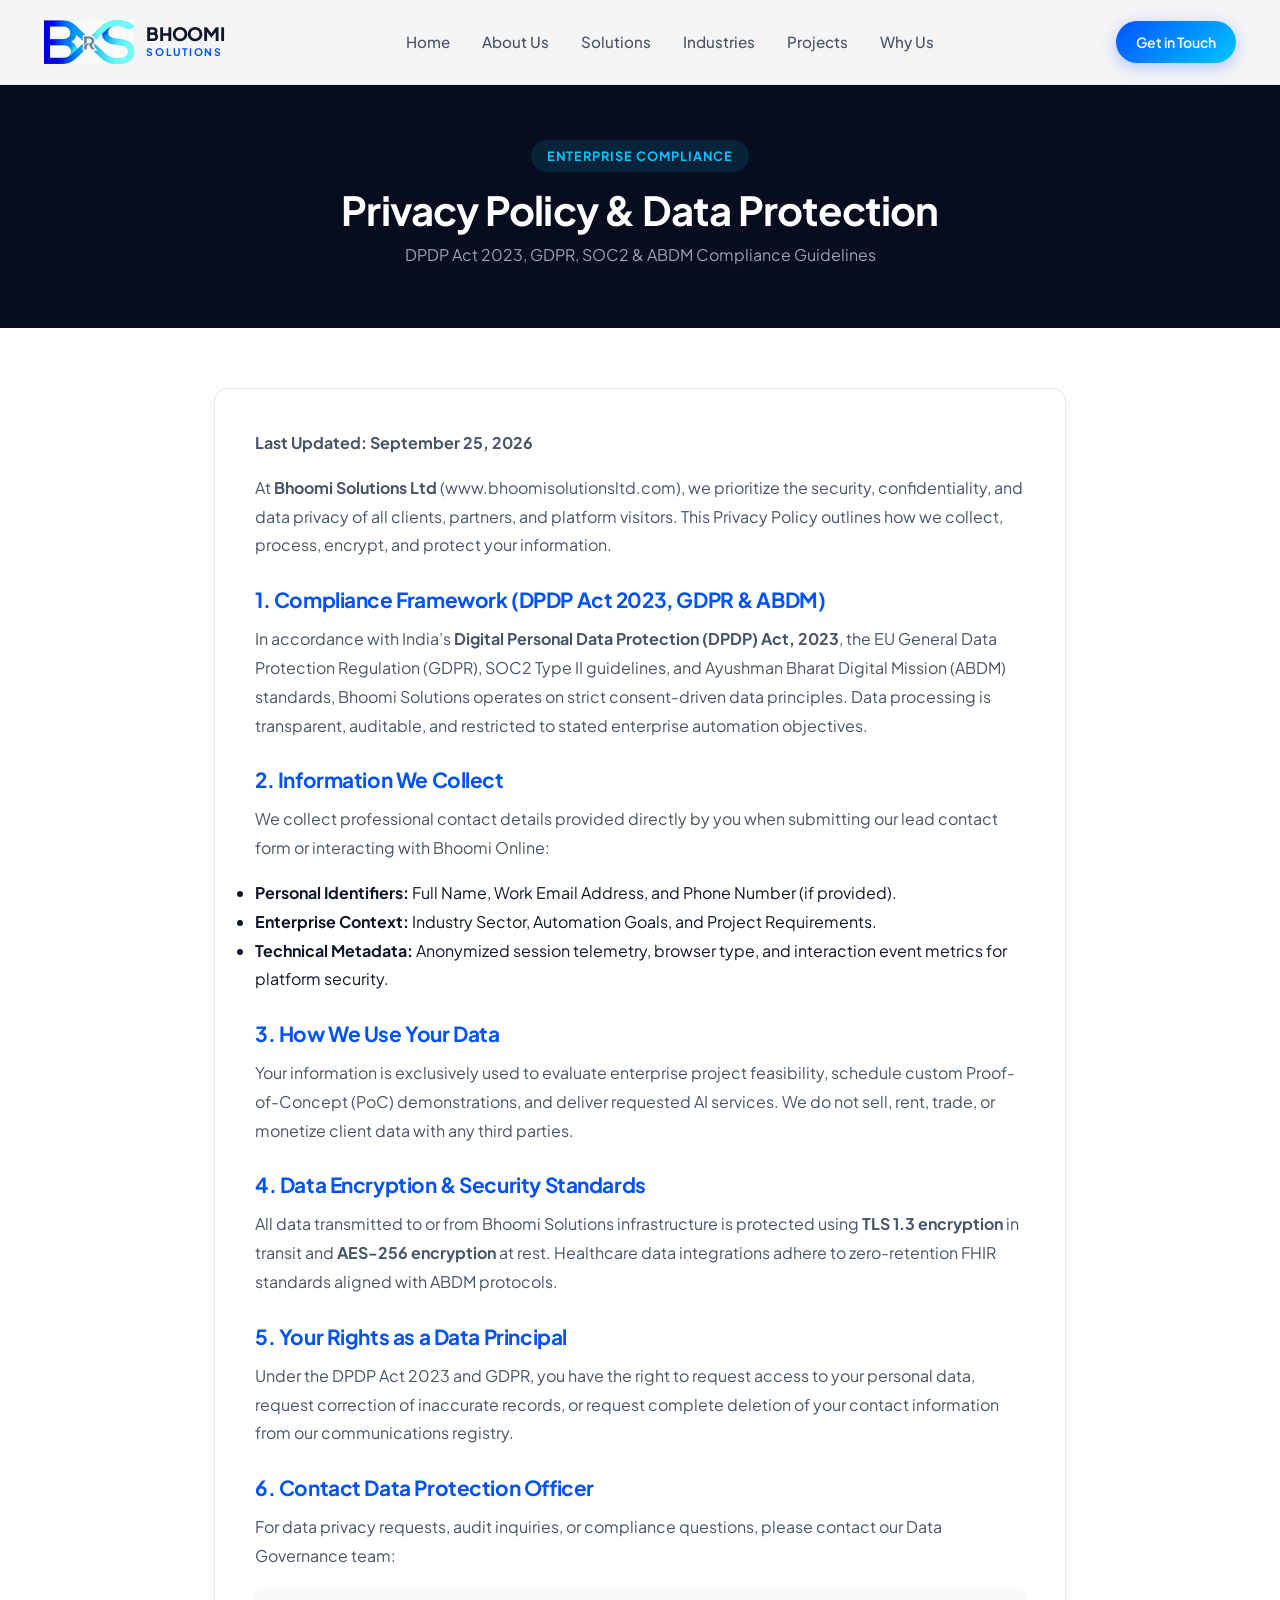
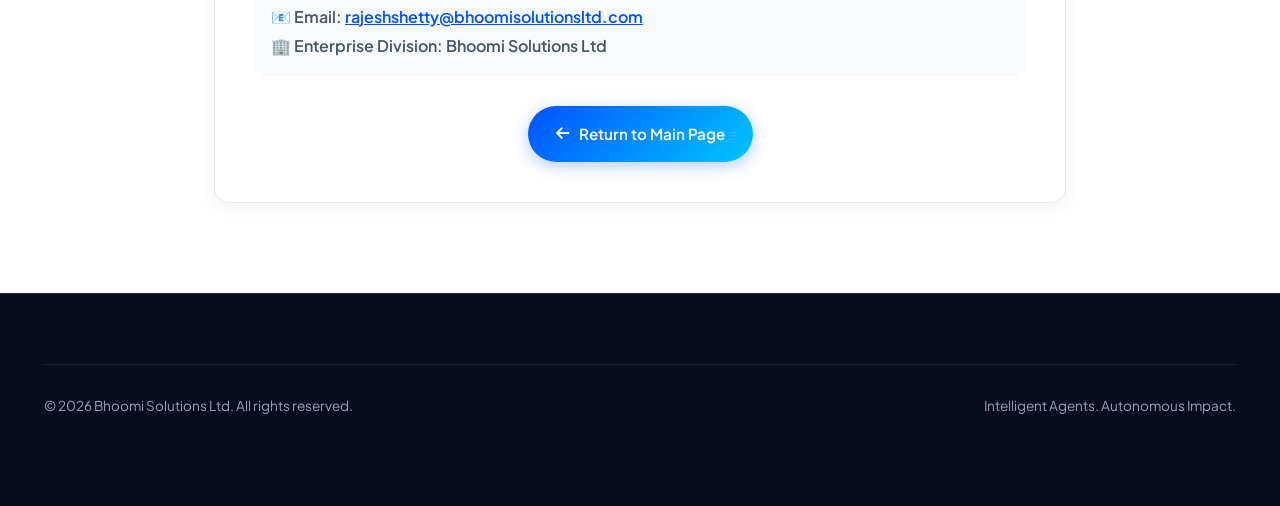
<file: privacy.html>
<!DOCTYPE html>
<html lang="en">
<head>
  <meta charset="UTF-8">
  <meta name="viewport" content="width=device-width, initial-scale=1.0">
  <title>Privacy Policy | Bhoomi Solutions Ltd</title>
  <meta name="description" content="Privacy Policy and Data Protection guidelines for Bhoomi Solutions Ltd. Aligned with DPDP Act 2023, GDPR, and ABDM compliance standards.">
  <link rel="canonical" href="https://www.bhoomisolutionsltd.com/privacy.html">

  <!-- Open Graph -->
  <meta property="og:type" content="website">
  <meta property="og:url" content="https://www.bhoomisolutionsltd.com/privacy.html">
  <meta property="og:site_name" content="Bhoomi Solutions Ltd">
  <meta property="og:title" content="Privacy Policy | Bhoomi Solutions Ltd">
  <meta property="og:description" content="Privacy Policy and Data Protection guidelines for Bhoomi Solutions Ltd. Aligned with DPDP Act 2023, GDPR, and ABDM compliance standards.">
  <meta property="og:image" content="https://www.bhoomisolutionsltd.com/assets/images/bhoomi_logo.png">

  <!-- Font Awesome & Favicon -->
  <link rel="stylesheet" href="https://cdnjs.cloudflare.com/ajax/libs/font-awesome/6.5.1/css/all.min.css" crossorigin="anonymous" referrerpolicy="no-referrer">
  <link rel="icon" type="image/png" href="assets/images/bhoomi_logo.png">
  <link rel="apple-touch-icon" href="assets/images/bhoomi_logo.png">

  <link rel="stylesheet" href="styles.css">
  <style>
    .legal-header {
      padding: 140px 0 60px 0;
      background: var(--bg-dark);
      color: #FFFFFF;
      text-align: center;
    }
    .legal-content-wrap {
      padding: 60px 0 90px 0;
      background: var(--bg-body);
      color: var(--text-main);
      line-height: 1.8;
      font-size: 1rem;
    }
    .legal-card {
      background: #FFFFFF;
      padding: 40px;
      border-radius: var(--radius-md);
      box-shadow: 0 4px 20px rgba(0, 0, 0, 0.05);
      border: 1px solid var(--border-light);
    }
    .legal-card h2 {
      font-size: 1.3rem;
      margin: 28px 0 12px 0;
      color: var(--primary);
    }
    .legal-card p {
      color: var(--text-muted);
      margin-bottom: 16px;
    }
  </style>
</head>
<body>

  <!-- HEADER / NAVBAR -->
  <header class="header" id="header">
    <div class="container nav-container">
      <a href="index.html#home" class="logo">
        <div class="logo-icon">
          <img src="assets/images/bhoomi_logo.png" alt="Bhoomi Solutions Logo" class="brand-logo-img">
        </div>
        <div class="logo-text">
          <span class="logo-title">BHOOMI</span>
          <span class="logo-sub">SOLUTIONS</span>
        </div>
      </a>

      <ul class="nav-links" id="nav-links">
        <li><a href="index.html#home" class="nav-link">Home</a></li>
        <li><a href="index.html#about" class="nav-link">About Us</a></li>
        <li><a href="index.html#solutions" class="nav-link">Solutions</a></li>
        <li><a href="index.html#industries" class="nav-link">Industries</a></li>
        <li><a href="index.html#projects" class="nav-link">Projects</a></li>
        <li><a href="index.html#why-us" class="nav-link">Why Us</a></li>
      </ul>

      <div class="nav-actions">
        <a href="index.html#contact" class="btn btn-primary btn-sm">Get in Touch</a>
      </div>
    </div>
  </header>

  <!-- BREADCRUMB HEADER -->
  <section class="legal-header">
    <div class="container">
      <span class="pill-badge dark">ENTERPRISE COMPLIANCE</span>
      <h1 style="font-size: 2.5rem; margin-top: 14px;">Privacy Policy & Data Protection</h1>
      <p style="color: var(--text-light-muted); margin-top: 8px;">DPDP Act 2023, GDPR, SOC2 & ABDM Compliance Guidelines</p>
    </div>
  </section>

  <!-- MAIN PRIVACY CONTENT -->
  <section class="legal-content-wrap">
    <div class="container" style="max-width: 900px;">
      <div class="legal-card">
        <p><strong>Last Updated: September 25, 2026</strong></p>
        <p>At <strong>Bhoomi Solutions Ltd</strong> (www.bhoomisolutionsltd.com), we prioritize the security, confidentiality, and data privacy of all clients, partners, and platform visitors. This Privacy Policy outlines how we collect, process, encrypt, and protect your information.</p>

        <h2>1. Compliance Framework (DPDP Act 2023, GDPR & ABDM)</h2>
        <p>In accordance with India’s <strong>Digital Personal Data Protection (DPDP) Act, 2023</strong>, the EU General Data Protection Regulation (GDPR), SOC2 Type II guidelines, and Ayushman Bharat Digital Mission (ABDM) standards, Bhoomi Solutions operates on strict consent-driven data principles. Data processing is transparent, auditable, and restricted to stated enterprise automation objectives.</p>

        <h2>2. Information We Collect</h2>
        <p>We collect professional contact details provided directly by you when submitting our lead contact form or interacting with Bhoomi Online:</p>
        <ul>
          <li><strong>Personal Identifiers:</strong> Full Name, Work Email Address, and Phone Number (if provided).</li>
          <li><strong>Enterprise Context:</strong> Industry Sector, Automation Goals, and Project Requirements.</li>
          <li><strong>Technical Metadata:</strong> Anonymized session telemetry, browser type, and interaction event metrics for platform security.</li>
        </ul>

        <h2>3. How We Use Your Data</h2>
        <p>Your information is exclusively used to evaluate enterprise project feasibility, schedule custom Proof-of-Concept (PoC) demonstrations, and deliver requested AI services. We do not sell, rent, trade, or monetize client data with any third parties.</p>

        <h2>4. Data Encryption & Security Standards</h2>
        <p>All data transmitted to or from Bhoomi Solutions infrastructure is protected using <strong>TLS 1.3 encryption</strong> in transit and <strong>AES-256 encryption</strong> at rest. Healthcare data integrations adhere to zero-retention FHIR standards aligned with ABDM protocols.</p>

        <h2>5. Your Rights as a Data Principal</h2>
        <p>Under the DPDP Act 2023 and GDPR, you have the right to request access to your personal data, request correction of inaccurate records, or request complete deletion of your contact information from our communications registry.</p>

        <h2>6. Contact Data Protection Officer</h2>
        <p>For data privacy requests, audit inquiries, or compliance questions, please contact our Data Governance team:</p>
        <p style="background: var(--bg-alt); padding: 16px; border-radius: 8px; font-weight: 600;">
          📧 Email: <a href="mailto:rajeshshetty@bhoomisolutionsltd.com" style="color: var(--primary);">rajeshshetty@bhoomisolutionsltd.com</a><br>
          🏢 Enterprise Division: Bhoomi Solutions Ltd
        </p>

        <div style="margin-top: 30px; text-align: center;">
          <a href="index.html" class="btn btn-primary"><i class="fa-solid fa-arrow-left"></i> Return to Main Page</a>
        </div>
      </div>
    </div>
  </section>

  <!-- FOOTER -->
  <footer class="footer">
    <div class="container">
      <div class="footer-bottom">
        <p>&copy; 2026 Bhoomi Solutions Ltd. All rights reserved.</p>
        <p>Intelligent Agents. Autonomous Impact.</p>
      </div>
    </div>
  </footer>

</body>
</html>
</file>
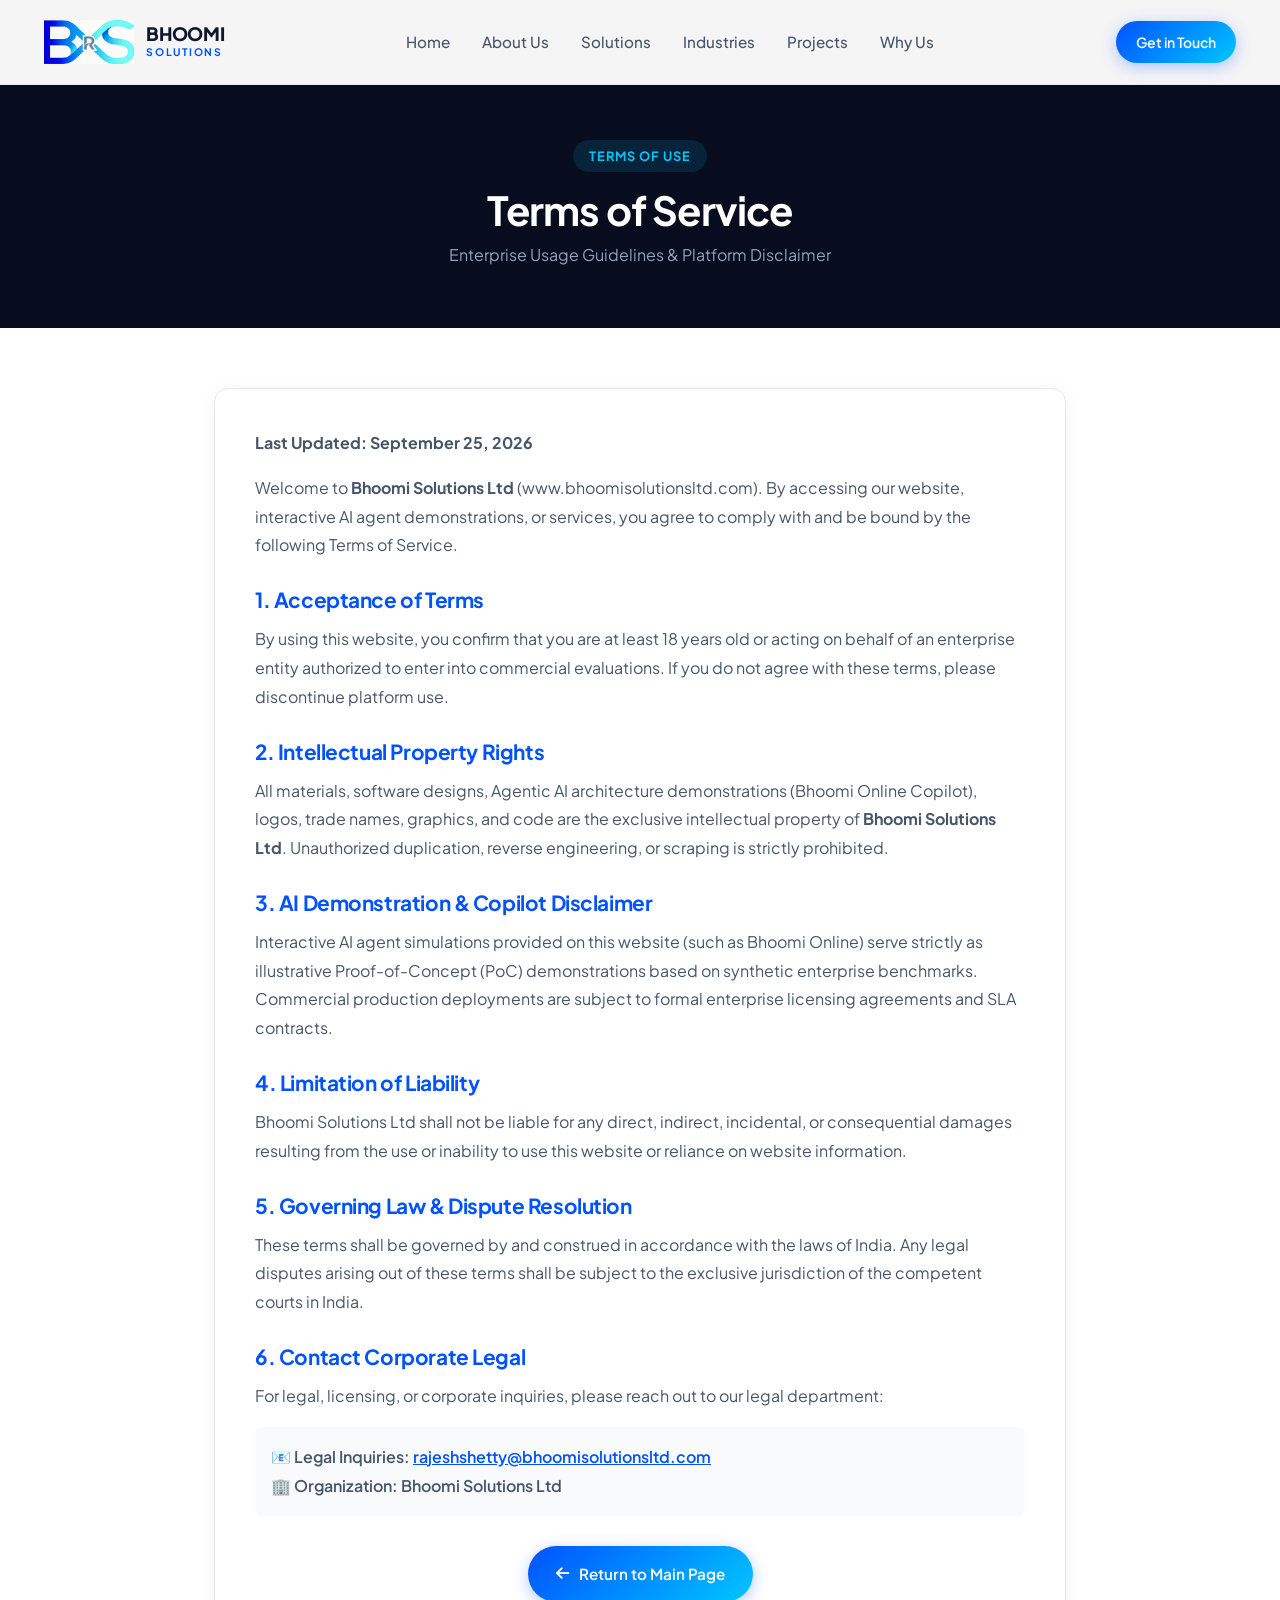
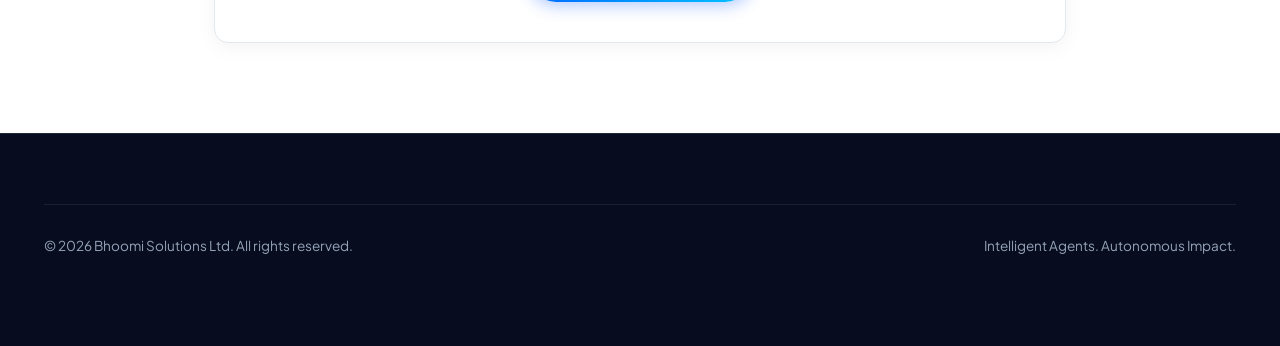
<file: terms.html>
<!DOCTYPE html>
<html lang="en">
<head>
  <meta charset="UTF-8">
  <meta name="viewport" content="width=device-width, initial-scale=1.0">
  <title>Terms of Service | Bhoomi Solutions Ltd</title>
  <meta name="description" content="Terms of Service and Enterprise Usage Guidelines for Bhoomi Solutions Ltd.">
  <link rel="canonical" href="https://www.bhoomisolutionsltd.com/terms.html">

  <!-- Open Graph -->
  <meta property="og:type" content="website">
  <meta property="og:url" content="https://www.bhoomisolutionsltd.com/terms.html">
  <meta property="og:site_name" content="Bhoomi Solutions Ltd">
  <meta property="og:title" content="Terms of Service | Bhoomi Solutions Ltd">
  <meta property="og:description" content="Terms of Service and Enterprise Usage Guidelines for Bhoomi Solutions Ltd.">
  <meta property="og:image" content="https://www.bhoomisolutionsltd.com/assets/images/bhoomi_logo.png">

  <!-- Font Awesome & Favicon -->
  <link rel="stylesheet" href="https://cdnjs.cloudflare.com/ajax/libs/font-awesome/6.5.1/css/all.min.css" crossorigin="anonymous" referrerpolicy="no-referrer">
  <link rel="icon" type="image/png" href="assets/images/bhoomi_logo.png">
  <link rel="apple-touch-icon" href="assets/images/bhoomi_logo.png">

  <link rel="stylesheet" href="styles.css">
  <style>
    .legal-header {
      padding: 140px 0 60px 0;
      background: var(--bg-dark);
      color: #FFFFFF;
      text-align: center;
    }
    .legal-content-wrap {
      padding: 60px 0 90px 0;
      background: var(--bg-body);
      color: var(--text-main);
      line-height: 1.8;
      font-size: 1rem;
    }
    .legal-card {
      background: #FFFFFF;
      padding: 40px;
      border-radius: var(--radius-md);
      box-shadow: 0 4px 20px rgba(0, 0, 0, 0.05);
      border: 1px solid var(--border-light);
    }
    .legal-card h2 {
      font-size: 1.3rem;
      margin: 28px 0 12px 0;
      color: var(--primary);
    }
    .legal-card p {
      color: var(--text-muted);
      margin-bottom: 16px;
    }
  </style>
</head>
<body>

  <!-- HEADER / NAVBAR -->
  <header class="header" id="header">
    <div class="container nav-container">
      <a href="index.html#home" class="logo">
        <div class="logo-icon">
          <img src="assets/images/bhoomi_logo.png" alt="Bhoomi Solutions Logo" class="brand-logo-img">
        </div>
        <div class="logo-text">
          <span class="logo-title">BHOOMI</span>
          <span class="logo-sub">SOLUTIONS</span>
        </div>
      </a>

      <ul class="nav-links" id="nav-links">
        <li><a href="index.html#home" class="nav-link">Home</a></li>
        <li><a href="index.html#about" class="nav-link">About Us</a></li>
        <li><a href="index.html#solutions" class="nav-link">Solutions</a></li>
        <li><a href="index.html#industries" class="nav-link">Industries</a></li>
        <li><a href="index.html#projects" class="nav-link">Projects</a></li>
        <li><a href="index.html#why-us" class="nav-link">Why Us</a></li>
      </ul>

      <div class="nav-actions">
        <a href="index.html#contact" class="btn btn-primary btn-sm">Get in Touch</a>
      </div>
    </div>
  </header>

  <!-- BREADCRUMB HEADER -->
  <section class="legal-header">
    <div class="container">
      <span class="pill-badge dark">TERMS OF USE</span>
      <h1 style="font-size: 2.5rem; margin-top: 14px;">Terms of Service</h1>
      <p style="color: var(--text-light-muted); margin-top: 8px;">Enterprise Usage Guidelines & Platform Disclaimer</p>
    </div>
  </section>

  <!-- MAIN TERMS CONTENT -->
  <section class="legal-content-wrap">
    <div class="container" style="max-width: 900px;">
      <div class="legal-card">
        <p><strong>Last Updated: September 25, 2026</strong></p>
        <p>Welcome to <strong>Bhoomi Solutions Ltd</strong> (www.bhoomisolutionsltd.com). By accessing our website, interactive AI agent demonstrations, or services, you agree to comply with and be bound by the following Terms of Service.</p>

        <h2>1. Acceptance of Terms</h2>
        <p>By using this website, you confirm that you are at least 18 years old or acting on behalf of an enterprise entity authorized to enter into commercial evaluations. If you do not agree with these terms, please discontinue platform use.</p>

        <h2>2. Intellectual Property Rights</h2>
        <p>All materials, software designs, Agentic AI architecture demonstrations (Bhoomi Online Copilot), logos, trade names, graphics, and code are the exclusive intellectual property of <strong>Bhoomi Solutions Ltd</strong>. Unauthorized duplication, reverse engineering, or scraping is strictly prohibited.</p>

        <h2>3. AI Demonstration & Copilot Disclaimer</h2>
        <p>Interactive AI agent simulations provided on this website (such as Bhoomi Online) serve strictly as illustrative Proof-of-Concept (PoC) demonstrations based on synthetic enterprise benchmarks. Commercial production deployments are subject to formal enterprise licensing agreements and SLA contracts.</p>

        <h2>4. Limitation of Liability</h2>
        <p>Bhoomi Solutions Ltd shall not be liable for any direct, indirect, incidental, or consequential damages resulting from the use or inability to use this website or reliance on website information.</p>

        <h2>5. Governing Law & Dispute Resolution</h2>
        <p>These terms shall be governed by and construed in accordance with the laws of India. Any legal disputes arising out of these terms shall be subject to the exclusive jurisdiction of the competent courts in India.</p>

        <h2>6. Contact Corporate Legal</h2>
        <p>For legal, licensing, or corporate inquiries, please reach out to our legal department:</p>
        <p style="background: var(--bg-alt); padding: 16px; border-radius: 8px; font-weight: 600;">
          📧 Legal Inquiries: <a href="mailto:rajeshshetty@bhoomisolutionsltd.com" style="color: var(--primary);">rajeshshetty@bhoomisolutionsltd.com</a><br>
          🏢 Organization: Bhoomi Solutions Ltd
        </p>

        <div style="margin-top: 30px; text-align: center;">
          <a href="index.html" class="btn btn-primary"><i class="fa-solid fa-arrow-left"></i> Return to Main Page</a>
        </div>
      </div>
    </div>
  </section>

  <!-- FOOTER -->
  <footer class="footer">
    <div class="container">
      <div class="footer-bottom">
        <p>&copy; 2026 Bhoomi Solutions Ltd. All rights reserved.</p>
        <p>Intelligent Agents. Autonomous Impact.</p>
      </div>
    </div>
  </footer>

</body>
</html>
</file>
<file: styles.css>
/* ==========================================================================
   BHOOMI SOLUTIONS - CSS DESIGN SYSTEM & STYLESHEET
   Brand Colors: Royal Electric Blue (#0052FF), Cyan (#00C6FF), Navy (#070D1E)
   ========================================================================== */

@import url('https://fonts.googleapis.com/css2?family=Plus+Jakarta+Sans:wght@400;500;600;700;800&family=Inter:wght@300;400;500;600;700&display=swap');

:root {
  /* Brand Palette */
  --primary: #0052FF;
  --primary-hover: #0040CC;
  --primary-light: #EBF2FF;
  --cyan-accent: #00C6FF;
  --gradient-primary: linear-gradient(135deg, #0052FF 0%, #00C6FF 100%);
  --gradient-hover: linear-gradient(135deg, #0040CC 0%, #00A6E0 100%);
  --gradient-dark: linear-gradient(180deg, #070D1E 0%, #0D1733 100%);
  
  /* Backgrounds */
  --bg-body: #FFFFFF;
  --bg-alt: #F8FAFC;
  --bg-dark: #070D1E;
  --bg-dark-card: #0F1A38;
  --bg-card-light: #FFFFFF;

  /* Typography Colors */
  --text-main: #0F172A;
  --text-muted: #475569;
  --text-light-muted: #94A3B8;
  --text-white: #FFFFFF;
  
  /* Borders & Shadows */
  --border-light: #E2E8F0;
  --border-dark: #1E293B;
  --shadow-sm: 0 2px 8px rgba(0, 82, 255, 0.06);
  --shadow-md: 0 8px 24px rgba(0, 82, 255, 0.1);
  --shadow-lg: 0 16px 40px rgba(0, 82, 255, 0.15);
  --shadow-dark: 0 20px 50px rgba(0, 0, 0, 0.5);

  /* Radius & Transitions */
  --radius-sm: 8px;
  --radius-md: 14px;
  --radius-lg: 24px;
  --radius-full: 9999px;
  --transition: all 0.3s cubic-bezier(0.4, 0, 0.2, 1);
}

/* Reset & Base Styles */
*, *::before, *::after {
  box-sizing: border-box;
  margin: 0;
  padding: 0;
}

html {
  scroll-behavior: smooth;
  font-family: 'Plus Jakarta Sans', 'Inter', sans-serif;
  color: var(--text-main);
  background-color: var(--bg-body);
  line-height: 1.6;
}

body {
  overflow-x: hidden;
  -webkit-font-smoothing: antialiased;
}

/* Container Utility */
.container {
  width: 100%;
  max-width: 1240px;
  margin: 0 auto;
  padding: 0 24px;
}

/* Typography Helpers */
h1, h2, h3, h4, h5, h6 {
  font-weight: 700;
  line-height: 1.2;
  letter-spacing: -0.02em;
}

.text-gradient {
  background: var(--gradient-primary);
  -webkit-background-clip: text;
  -webkit-text-fill-color: transparent;
}

.pill-badge {
  display: inline-flex;
  align-items: center;
  gap: 8px;
  padding: 6px 16px;
  border-radius: var(--radius-full);
  font-size: 0.8rem;
  font-weight: 700;
  letter-spacing: 0.08em;
  text-transform: uppercase;
  background: rgba(0, 82, 255, 0.08);
  color: var(--primary);
}

.pill-badge.dark {
  background: rgba(0, 198, 255, 0.12);
  color: var(--cyan-accent);
}

/* Buttons */
.btn {
  display: inline-flex;
  align-items: center;
  justify-content: center;
  gap: 10px;
  padding: 14px 28px;
  border-radius: var(--radius-full);
  font-family: inherit;
  font-size: 0.95rem;
  font-weight: 600;
  text-decoration: none;
  cursor: pointer;
  border: none;
  transition: var(--transition);
  white-space: nowrap;
}

.btn-primary {
  background: var(--gradient-primary);
  color: var(--text-white);
  box-shadow: 0 4px 16px rgba(0, 82, 255, 0.3);
}

.btn-primary:hover {
  background: var(--gradient-hover);
  transform: translateY(-2px);
  box-shadow: 0 8px 24px rgba(0, 82, 255, 0.45);
}

.btn-outline {
  background: transparent;
  color: var(--primary);
  border: 1.5px solid var(--primary);
}

.btn-outline:hover {
  background: var(--primary-light);
  transform: translateY(-2px);
}

.btn-outline-white {
  background: transparent;
  color: var(--text-white);
  border: 1.5px solid rgba(255, 255, 255, 0.3);
}

.btn-outline-white:hover {
  background: rgba(255, 255, 255, 0.1);
  border-color: var(--text-white);
  transform: translateY(-2px);
}

.btn-sm {
  padding: 10px 20px;
  font-size: 0.875rem;
}

/* Header & Navigation Bar */
.header {
  position: fixed;
  top: 0;
  left: 0;
  width: 100%;
  z-index: 1000;
  background: rgba(255, 255, 255, 0.96);
  backdrop-filter: blur(12px);
  border-bottom: 1px solid rgba(226, 232, 240, 0.6);
  transition: var(--transition);
}

.header.scrolled {
  box-shadow: 0 4px 20px rgba(0, 0, 0, 0.06);
  background: rgba(255, 255, 255, 0.98);
}

.nav-container {
  display: flex;
  align-items: center;
  justify-content: space-between;
  height: 84px;
}

.logo {
  display: flex;
  align-items: center;
  gap: 12px;
  text-decoration: none;
}

.logo-icon {
  display: flex;
  align-items: center;
  justify-content: center;
}

.brand-logo-img {
  height: 44px;
  width: auto;
  object-fit: contain;
  mix-blend-mode: multiply;
  transition: var(--transition);
}

.footer-logo-img {
  height: 42px;
  background: #ffffff;
  padding: 4px 8px;
  border-radius: 6px;
  mix-blend-mode: normal;
}

.logo-text {
  display: flex;
  flex-direction: column;
}

.logo-title {
  font-size: 1.15rem;
  font-weight: 800;
  color: var(--text-main);
  letter-spacing: -0.02em;
  line-height: 1.1;
}

.logo-sub {
  font-size: 0.65rem;
  font-weight: 700;
  color: var(--primary);
  letter-spacing: 0.15em;
  text-transform: uppercase;
}

.nav-links {
  display: flex;
  align-items: center;
  gap: 32px;
  list-style: none;
  margin: 0;
  padding: 0;
}

.nav-link {
  text-decoration: none;
  font-size: 0.95rem;
  font-weight: 500;
  color: var(--text-muted);
  position: relative;
  padding: 6px 0;
  transition: var(--transition);
}

.nav-link:hover, .nav-link.active {
  color: var(--primary);
  font-weight: 600;
}

.nav-link.active::after {
  content: '';
  position: absolute;
  bottom: -2px;
  left: 0;
  width: 100%;
  height: 2.5px;
  background: var(--primary);
  border-radius: var(--radius-full);
}

.nav-actions {
  display: flex;
  align-items: center;
  gap: 16px;
}

.mobile-toggle {
  display: none;
  background: none;
  border: none;
  font-size: 1.5rem;
  color: var(--text-main);
  cursor: pointer;
}

/* HERO SECTION */
.hero {
  padding: 150px 0 90px 0;
  background: radial-gradient(circle at 80% 20%, rgba(0, 198, 255, 0.08) 0%, transparent 40%),
              radial-gradient(circle at 10% 70%, rgba(0, 82, 255, 0.05) 0%, transparent 50%);
  position: relative;
  overflow: hidden;
}

.hero-grid {
  display: grid;
  grid-template-columns: 1fr 1fr;
  gap: 60px;
  align-items: center;
}

.hero-content {
  max-width: 580px;
}

.hero-title {
  font-size: 3.4rem;
  font-weight: 800;
  margin-bottom: 24px;
  color: var(--text-main);
  letter-spacing: -0.03em;
}

.hero-subtitle {
  font-size: 1.15rem;
  color: var(--text-muted);
  margin-bottom: 36px;
  line-height: 1.6;
}

.hero-cta {
  display: flex;
  align-items: center;
  gap: 16px;
}

.hero-visual-wrapper {
  position: relative;
  display: flex;
  align-items: center;
  justify-content: center;
}

.hero-mascot-img {
  width: 100%;
  max-width: 480px;
  border-radius: var(--radius-lg);
  box-shadow: var(--shadow-lg);
  animation: float 6s ease-in-out infinite;
}

/* Floating AI Nodes around Hero Mascot */
.ai-node {
  position: absolute;
  background: rgba(255, 255, 255, 0.95);
  backdrop-filter: blur(10px);
  padding: 10px 16px;
  border-radius: var(--radius-md);
  box-shadow: var(--shadow-md);
  border: 1px solid rgba(226, 232, 240, 0.8);
  display: flex;
  align-items: center;
  gap: 12px;
  transition: var(--transition);
  animation: pulse-glow 4s ease-in-out infinite;
}

.ai-node:hover {
  transform: scale(1.05);
  border-color: var(--primary);
}

.ai-node-icon {
  width: 36px;
  height: 36px;
  border-radius: 50%;
  background: var(--primary-light);
  color: var(--primary);
  display: flex;
  align-items: center;
  justify-content: center;
  font-size: 1.1rem;
}

.ai-node-text h5 {
  font-size: 0.85rem;
  font-weight: 700;
  color: var(--text-main);
}

.ai-node-text p {
  font-size: 0.72rem;
  color: var(--text-muted);
}

.node-understand { top: -4%; left: -2%; }
.node-reason { top: 6%; right: -6%; }
.node-act { bottom: 8%; left: -8%; }
.node-learn { bottom: 0%; right: -2%; }

@keyframes float {
  0%, 100% { transform: translateY(0); }
  50% { transform: translateY(-12px); }
}

@keyframes pulse-glow {
  0%, 100% { box-shadow: 0 8px 24px rgba(0, 82, 255, 0.1); }
  50% { box-shadow: 0 12px 32px rgba(0, 198, 255, 0.25); }
}

/* ABOUT SECTION (DARK NAVY THEME) */
.section-dark {
  background: var(--bg-dark);
  color: var(--text-white);
  padding: 110px 0;
  position: relative;
  overflow: hidden;
}

.about-grid {
  display: grid;
  grid-template-columns: 1fr 1fr;
  gap: 60px;
  align-items: center;
}

.about-title {
  font-size: 2.5rem;
  font-weight: 800;
  color: var(--text-white);
  margin-bottom: 12px;
}

.title-underline {
  width: 50px;
  height: 4px;
  background: var(--primary);
  border-radius: var(--radius-full);
  margin-bottom: 24px;
}

.about-description {
  font-size: 1.08rem;
  color: var(--text-light-muted);
  margin-bottom: 36px;
  line-height: 1.7;
}

.about-pillars {
  display: grid;
  grid-template-columns: repeat(3, 1fr);
  gap: 20px;
}

.pillar-card {
  background: var(--bg-dark-card);
  padding: 24px 18px;
  border-radius: var(--radius-md);
  border: 1px solid rgba(255, 255, 255, 0.08);
  transition: var(--transition);
}

.pillar-card:hover {
  transform: translateY(-4px);
  border-color: var(--primary);
  box-shadow: 0 8px 24px rgba(0, 82, 255, 0.25);
}

.pillar-icon {
  width: 44px;
  height: 44px;
  border-radius: 50%;
  background: rgba(0, 82, 255, 0.15);
  color: var(--cyan-accent);
  display: flex;
  align-items: center;
  justify-content: center;
  font-size: 1.25rem;
  margin-bottom: 16px;
}

.pillar-title {
  font-size: 1.05rem;
  font-weight: 700;
  color: var(--text-white);
  margin-bottom: 8px;
}

.pillar-text {
  font-size: 0.82rem;
  color: var(--text-light-muted);
  line-height: 1.5;
}

.about-visual-container {
  position: relative;
  border-radius: var(--radius-lg);
  overflow: hidden;
  border: 1px solid rgba(255, 255, 255, 0.1);
  box-shadow: var(--shadow-dark);
}

.about-chip-img {
  width: 100%;
  display: block;
  object-fit: cover;
  transition: var(--transition);
}

.about-chip-img:hover {
  transform: scale(1.03);
}

/* SOLUTIONS & INDUSTRIES SECTION */
.section-light {
  padding: 110px 0;
  background: var(--bg-alt);
}

.section-header {
  text-align: center;
  max-width: 680px;
  margin: 0 auto 50px auto;
}

.section-title {
  font-size: 2.4rem;
  font-weight: 800;
  margin: 12px 0;
  color: var(--text-main);
}

.section-subtitle {
  font-size: 1.05rem;
  color: var(--text-muted);
}

/* Industry Tabs Switcher */
.tabs-navigation {
  display: flex;
  align-items: center;
  justify-content: center;
  gap: 12px;
  flex-wrap: wrap;
  margin-bottom: 40px;
}

.tab-btn {
  display: flex;
  align-items: center;
  gap: 8px;
  padding: 12px 20px;
  border-radius: var(--radius-full);
  background: var(--bg-body);
  border: 1px solid var(--border-light);
  color: var(--text-muted);
  font-family: inherit;
  font-size: 0.9rem;
  font-weight: 600;
  cursor: pointer;
  transition: var(--transition);
}

.tab-btn i {
  font-size: 1rem;
  color: var(--text-muted);
  transition: var(--transition);
}

.tab-btn:hover {
  color: var(--primary);
  border-color: var(--primary-light);
}

.tab-btn.active {
  background: var(--bg-body);
  color: var(--primary);
  border-color: var(--primary);
  box-shadow: var(--shadow-md);
  position: relative;
}

.tab-btn.active::after {
  content: '';
  position: absolute;
  bottom: -6px;
  left: 50%;
  transform: translateX(-50%);
  width: 32px;
  height: 3px;
  background: var(--primary);
  border-radius: var(--radius-full);
}

.tab-btn.active i {
  color: var(--primary);
}

/* Featured Project Card */
.featured-card {
  background: var(--bg-body);
  border-radius: var(--radius-lg);
  box-shadow: var(--shadow-md);
  border: 1px solid var(--border-light);
  padding: 40px;
  display: grid;
  grid-template-columns: 1fr 1fr;
  gap: 40px;
  align-items: center;
  transition: var(--transition);
}

.featured-visual {
  position: relative;
  border-radius: var(--radius-md);
  overflow: hidden;
}

.featured-img {
  width: 100%;
  height: auto;
  border-radius: var(--radius-md);
  object-fit: cover;
  display: block;
}

.metric-badge-floating {
  position: absolute;
  bottom: 20px;
  right: 20px;
  background: rgba(255, 255, 255, 0.95);
  backdrop-filter: blur(10px);
  padding: 12px 20px;
  border-radius: var(--radius-md);
  box-shadow: var(--shadow-md);
  text-align: center;
  border: 1px solid rgba(0, 82, 255, 0.15);
}

.metric-badge-floating .val {
  font-size: 1.4rem;
  font-weight: 800;
  color: var(--primary);
  line-height: 1;
}

.metric-badge-floating .lbl {
  font-size: 0.72rem;
  color: var(--text-muted);
  font-weight: 600;
}

.featured-content h3 {
  font-size: 1.8rem;
  font-weight: 800;
  margin: 12px 0 16px 0;
  color: var(--text-main);
}

.featured-desc {
  font-size: 1rem;
  color: var(--text-muted);
  margin-bottom: 28px;
  line-height: 1.6;
}

.checklist-grid {
  display: grid;
  grid-template-columns: 1fr 1fr;
  gap: 14px 20px;
  margin-bottom: 32px;
}

.check-item {
  display: flex;
  align-items: center;
  gap: 10px;
  font-size: 0.88rem;
  font-weight: 500;
  color: var(--text-main);
}

.check-item i {
  color: var(--primary);
  font-size: 1.1rem;
  flex-shrink: 0;
}

/* PROJECTS / CASE STUDIES GRID */
.projects-grid {
  display: grid;
  grid-template-columns: repeat(3, 1fr);
  gap: 30px;
  margin-top: 50px;
}

.project-card {
  background: var(--bg-body);
  border-radius: var(--radius-md);
  border: 1px solid var(--border-light);
  padding: 28px;
  transition: var(--transition);
  display: flex;
  flex-direction: column;
  justify-content: space-between;
}

.project-card:hover {
  transform: translateY(-6px);
  box-shadow: var(--shadow-md);
  border-color: var(--primary-light);
}

.project-tag {
  font-size: 0.75rem;
  font-weight: 700;
  text-transform: uppercase;
  letter-spacing: 0.05em;
  color: var(--primary);
  margin-bottom: 10px;
}

.project-card h4 {
  font-size: 1.2rem;
  margin-bottom: 12px;
  color: var(--text-main);
}

.project-card p {
  font-size: 0.9rem;
  color: var(--text-muted);
  margin-bottom: 20px;
}

.project-footer {
  display: flex;
  align-items: center;
  justify-content: space-between;
  padding-top: 16px;
  border-top: 1px solid var(--border-light);
}

.project-metric {
  font-size: 0.85rem;
  font-weight: 700;
  color: var(--text-main);
}

/* WHY US SECTION METRICS */
.metrics-row {
  display: grid;
  grid-template-columns: repeat(4, 1fr);
  gap: 24px;
  margin-top: 50px;
}

.metric-card {
  background: var(--bg-dark-card);
  padding: 32px 24px;
  border-radius: var(--radius-md);
  text-align: center;
  border: 1px solid rgba(255, 255, 255, 0.08);
}

.metric-num {
  font-size: 3rem;
  font-weight: 800;
  color: var(--cyan-accent);
  margin-bottom: 8px;
}

.metric-label {
  font-size: 0.9rem;
  color: var(--text-light-muted);
  font-weight: 500;
}

/* CONTACT SECTION & FORM */
.contact-grid {
  display: grid;
  grid-template-columns: 1fr 1.2fr;
  gap: 60px;
  align-items: start;
}

.contact-info-card {
  background: var(--bg-body);
  border-radius: var(--radius-lg);
  padding: 40px;
  box-shadow: var(--shadow-sm);
  border: 1px solid var(--border-light);
}

.contact-item {
  display: flex;
  align-items: flex-start;
  gap: 16px;
  margin-bottom: 28px;
}

.contact-icon {
  width: 48px;
  height: 48px;
  border-radius: var(--radius-md);
  background: var(--primary-light);
  color: var(--primary);
  display: flex;
  align-items: center;
  justify-content: center;
  font-size: 1.2rem;
  flex-shrink: 0;
}

.contact-text h5 {
  font-size: 1rem;
  margin-bottom: 4px;
}

.contact-text p {
  font-size: 0.9rem;
  color: var(--text-muted);
}

.contact-form {
  background: var(--bg-body);
  padding: 40px;
  border-radius: var(--radius-lg);
  box-shadow: var(--shadow-md);
  border: 1px solid var(--border-light);
}

.form-group {
  margin-bottom: 20px;
}

.form-group label {
  display: block;
  font-size: 0.875rem;
  font-weight: 600;
  margin-bottom: 8px;
  color: var(--text-main);
}

.form-control {
  width: 100%;
  padding: 14px 18px;
  border-radius: var(--radius-sm);
  border: 1.5px solid var(--border-light);
  font-family: inherit;
  font-size: 0.95rem;
  color: var(--text-main);
  transition: var(--transition);
}

.form-control:focus {
  outline: none;
  border-color: var(--primary);
  box-shadow: 0 0 0 4px rgba(0, 82, 255, 0.1);
}

textarea.form-control {
  resize: vertical;
  min-height: 120px;
}

/* FOOTER */
.footer {
  background: var(--bg-dark);
  color: var(--text-light-muted);
  padding: 70px 0 90px 0;
  border-top: 1px solid var(--border-dark);
}

.footer-grid {
  display: grid;
  grid-template-columns: 2fr 1fr 1fr 1fr;
  gap: 50px;
  margin-bottom: 50px;
}

.footer-brand p {
  margin-top: 16px;
  font-size: 0.9rem;
  max-width: 320px;
  line-height: 1.6;
}

.footer-title {
  font-size: 1rem;
  font-weight: 700;
  color: var(--text-white);
  margin-bottom: 20px;
}

.footer-links {
  list-style: none;
}

.footer-links li {
  margin-bottom: 12px;
}

.footer-links a {
  color: var(--text-light-muted);
  text-decoration: none;
  font-size: 0.9rem;
  transition: var(--transition);
}

.footer-links a:hover {
  color: var(--cyan-accent);
}

.footer-bottom {
  padding-top: 30px;
  border-top: 1px solid rgba(255, 255, 255, 0.08);
  display: flex;
  align-items: center;
  justify-content: space-between;
  font-size: 0.85rem;
}

/* MODAL STYLING */
.modal-overlay {
  position: fixed;
  top: 0;
  left: 0;
  width: 100%;
  height: 100%;
  background: rgba(7, 13, 30, 0.85);
  backdrop-filter: blur(12px);
  z-index: 2000;
  display: flex;
  align-items: center;
  justify-content: center;
  padding: 20px;
  opacity: 0;
  visibility: hidden;
  transition: var(--transition);
}

.modal-overlay.active {
  opacity: 1;
  visibility: visible;
}

.modal-card {
  background: var(--bg-body);
  border-radius: var(--radius-lg);
  max-width: 650px;
  width: 100%;
  padding: 40px;
  position: relative;
  box-shadow: var(--shadow-dark);
  transform: translateY(20px);
  transition: var(--transition);
}

.modal-overlay.active .modal-card {
  transform: translateY(0);
}

.modal-close {
  position: absolute;
  top: 20px;
  right: 20px;
  background: var(--bg-alt);
  border: none;
  width: 36px;
  height: 36px;
  border-radius: 50%;
  font-size: 1.2rem;
  cursor: pointer;
  color: var(--text-muted);
  display: flex;
  align-items: center;
  justify-content: center;
  transition: var(--transition);
  z-index: 10;
}

.modal-close:hover {
  background: #ff4757;
  color: #ffffff;
  transform: rotate(90deg);
}

/* ==========================================================================
   BHOOMI GENERATIVE AI DEMO SHOWCASE STUDIO STYLES
   ========================================================================== */

.demo-modal-card {
  max-width: 1240px;
  width: 95vw;
  max-height: 92vh;
  height: 880px;
  background: #070D1E;
  color: #FFFFFF;
  border: 1px solid rgba(0, 198, 255, 0.25);
  box-shadow: 0 25px 70px rgba(0, 82, 255, 0.35), 0 0 40px rgba(0, 198, 255, 0.15);
  display: flex;
  flex-direction: column;
  padding: 0;
  overflow: hidden;
}

.demo-modal-card.fullscreen {
  max-width: 100vw;
  width: 100vw;
  max-height: 100vh;
  height: 100vh;
  border-radius: 0;
  border: none;
}

/* Demo Header */
.demo-studio-header {
  display: flex;
  align-items: center;
  justify-content: space-between;
  padding: 16px 24px;
  background: rgba(13, 23, 51, 0.95);
  border-bottom: 1px solid rgba(255, 255, 255, 0.1);
  gap: 16px;
  flex-wrap: wrap;
}

.demo-studio-brand {
  display: flex;
  align-items: center;
  gap: 12px;
}

.demo-studio-badge {
  display: inline-flex;
  align-items: center;
  gap: 6px;
  background: rgba(0, 198, 255, 0.15);
  color: var(--cyan-accent);
  padding: 4px 12px;
  border-radius: var(--radius-full);
  font-size: 0.75rem;
  font-weight: 700;
  letter-spacing: 0.05em;
  border: 1px solid rgba(0, 198, 255, 0.3);
}

.pulse-dot {
  width: 8px;
  height: 8px;
  background: #00FF87;
  border-radius: 50%;
  display: inline-block;
  box-shadow: 0 0 10px #00FF87;
  animation: pulseBeacon 1.8s infinite;
}

.demo-mode-tabs {
  display: flex;
  background: rgba(7, 13, 30, 0.6);
  padding: 4px;
  border-radius: var(--radius-full);
  border: 1px solid rgba(255, 255, 255, 0.08);
}

.demo-mode-btn {
  background: transparent;
  border: none;
  color: var(--text-light-muted);
  padding: 8px 18px;
  border-radius: var(--radius-full);
  font-family: inherit;
  font-size: 0.85rem;
  font-weight: 600;
  cursor: pointer;
  transition: var(--transition);
  display: flex;
  align-items: center;
  gap: 8px;
}

.demo-mode-btn.active {
  background: var(--gradient-primary);
  color: #FFFFFF;
  box-shadow: 0 2px 10px rgba(0, 82, 255, 0.4);
}

.demo-header-actions {
  display: flex;
  align-items: center;
  gap: 10px;
}

.demo-icon-btn {
  background: rgba(255, 255, 255, 0.06);
  border: 1px solid rgba(255, 255, 255, 0.1);
  color: var(--text-light-muted);
  width: 36px;
  height: 36px;
  border-radius: 50%;
  display: flex;
  align-items: center;
  justify-content: center;
  cursor: pointer;
  transition: var(--transition);
}

.demo-icon-btn:hover {
  background: rgba(0, 82, 255, 0.3);
  color: #FFFFFF;
  border-color: var(--cyan-accent);
}

/* Demo Body & Scenario Bar */
.demo-studio-body {
  flex: 1;
  display: flex;
  flex-direction: column;
  overflow: hidden;
  background: radial-gradient(circle at 80% 20%, rgba(0, 82, 255, 0.08) 0%, transparent 60%);
}

.demo-scenario-nav {
  display: flex;
  gap: 8px;
  padding: 12px 24px;
  background: rgba(10, 18, 40, 0.9);
  border-bottom: 1px solid rgba(255, 255, 255, 0.06);
  overflow-x: auto;
  scrollbar-width: thin;
}

.demo-scenario-nav::-webkit-scrollbar {
  height: 4px;
}
.demo-scenario-nav::-webkit-scrollbar-thumb {
  background: rgba(0, 198, 255, 0.2);
  border-radius: 4px;
}

.scenario-chip {
  background: rgba(255, 255, 255, 0.04);
  border: 1px solid rgba(255, 255, 255, 0.08);
  color: var(--text-light-muted);
  padding: 8px 16px;
  border-radius: var(--radius-full);
  font-size: 0.82rem;
  font-weight: 600;
  cursor: pointer;
  white-space: nowrap;
  transition: var(--transition);
  display: flex;
  align-items: center;
  gap: 8px;
}

.scenario-chip:hover {
  background: rgba(0, 82, 255, 0.15);
  border-color: rgba(0, 198, 255, 0.3);
  color: #FFFFFF;
}

.scenario-chip.active {
  background: rgba(0, 82, 255, 0.25);
  border-color: var(--cyan-accent);
  color: var(--cyan-accent);
  box-shadow: 0 0 15px rgba(0, 198, 255, 0.2);
}

/* Demo Main Workspace Layout */
.demo-workspace-grid {
  flex: 1;
  display: flex;
  flex-direction: column;
  padding: 16px 20px;
  overflow: hidden;
}

/* Chat & Console Workspace */
.demo-console-panel {
  flex: 1;
  min-height: 0;
  background: rgba(13, 23, 51, 0.7);
  border-radius: var(--radius-md);
  border: 1px solid rgba(255, 255, 255, 0.08);
  display: flex;
  flex-direction: column;
  overflow: hidden;
}

.demo-console-header {
  padding: 12px 18px;
  background: rgba(7, 13, 30, 0.8);
  border-bottom: 1px solid rgba(255, 255, 255, 0.06);
  display: flex;
  align-items: center;
  justify-content: space-between;
  font-size: 0.82rem;
  color: var(--text-light-muted);
}

.demo-agent-pill {
  display: flex;
  align-items: center;
  gap: 8px;
  color: #FFFFFF;
  font-weight: 600;
}

.demo-agent-pill i {
  color: var(--cyan-accent);
}

/* Prompt Suggestions Chips */
.demo-prompt-chips-wrap {
  padding: 12px 18px 4px 18px;
  display: flex;
  flex-wrap: wrap;
  gap: 8px;
  background: rgba(13, 23, 51, 0.4);
}

.quick-prompt-btn {
  background: rgba(0, 82, 255, 0.12);
  border: 1px solid rgba(0, 198, 255, 0.2);
  color: #CFE2FF;
  padding: 6px 12px;
  border-radius: var(--radius-sm);
  font-size: 0.76rem;
  font-weight: 500;
  cursor: pointer;
  transition: var(--transition);
  text-align: left;
}

.quick-prompt-btn:hover {
  background: rgba(0, 82, 255, 0.3);
  border-color: var(--cyan-accent);
  color: #FFFFFF;
  transform: translateY(-1px);
}

/* Chat Messages Container */
.demo-chat-messages {
  flex: 1;
  padding: 18px;
  overflow-y: auto;
  display: flex;
  flex-direction: column;
  gap: 16px;
  scrollbar-width: thin;
}

.demo-chat-messages::-webkit-scrollbar {
  width: 5px;
}
.demo-chat-messages::-webkit-scrollbar-thumb {
  background: rgba(0, 198, 255, 0.2);
  border-radius: 4px;
}

.chat-bubble {
  max-width: 92%;
  border-radius: var(--radius-md);
  padding: 14px 18px;
  font-size: 0.9rem;
  line-height: 1.55;
  animation: fadeInMsg 0.3s ease-out;
}

@keyframes fadeInMsg {
  from { opacity: 0; transform: translateY(8px); }
  to { opacity: 1; transform: translateY(0); }
}

.chat-bubble.user {
  align-self: flex-end;
  background: var(--gradient-primary);
  color: #FFFFFF;
  border-bottom-right-radius: 4px;
  box-shadow: 0 4px 15px rgba(0, 82, 255, 0.3);
}

.chat-bubble.agent {
  align-self: flex-start;
  background: rgba(18, 30, 65, 0.85);
  border: 1px solid rgba(255, 255, 255, 0.1);
  color: #E2E8F0;
  border-bottom-left-radius: 4px;
  width: 100%;
}

/* Agent Reasoning / Chain of Thought Box */
.reasoning-accordion {
  background: rgba(7, 13, 30, 0.7);
  border: 1px solid rgba(0, 198, 255, 0.2);
  border-radius: var(--radius-sm);
  margin-bottom: 12px;
  overflow: hidden;
}

.reasoning-header {
  padding: 8px 12px;
  background: rgba(0, 82, 255, 0.1);
  display: flex;
  align-items: center;
  justify-content: space-between;
  cursor: pointer;
  font-size: 0.78rem;
  color: var(--cyan-accent);
  font-weight: 600;
}

.reasoning-content {
  padding: 10px 14px;
  font-size: 0.78rem;
  color: var(--text-light-muted);
  display: flex;
  flex-direction: column;
  gap: 6px;
  border-top: 1px solid rgba(255, 255, 255, 0.05);
}

.reasoning-step {
  display: flex;
  align-items: flex-start;
  gap: 8px;
}

.step-badge {
  background: rgba(0, 198, 255, 0.15);
  color: var(--cyan-accent);
  padding: 2px 6px;
  border-radius: 4px;
  font-size: 0.7rem;
  font-weight: 700;
}

.agent-response-text {
  font-size: 0.88rem;
  color: #F8FAFC;
  line-height: 1.6;
}

.agent-response-text p {
  margin-bottom: 8px;
}

.agent-response-text ul {
  margin-left: 18px;
  margin-bottom: 8px;
}

.agent-response-text strong {
  color: var(--cyan-accent);
}

.agent-action-buttons {
  display: flex;
  gap: 8px;
  margin-top: 12px;
  flex-wrap: wrap;
}

.agent-action-btn {
  background: rgba(0, 198, 255, 0.15);
  border: 1px solid rgba(0, 198, 255, 0.3);
  color: #FFFFFF;
  padding: 6px 14px;
  border-radius: var(--radius-sm);
  font-size: 0.78rem;
  font-weight: 600;
  cursor: pointer;
  transition: var(--transition);
  display: inline-flex;
  align-items: center;
  gap: 6px;
}

.agent-action-btn:hover {
  background: var(--gradient-primary);
  border-color: transparent;
}

/* Chat Input Bar */
.demo-input-bar-wrap {
  padding: 14px 18px;
  background: rgba(7, 13, 30, 0.9);
  border-top: 1px solid rgba(255, 255, 255, 0.08);
}

.demo-input-form {
  display: flex;
  gap: 10px;
  position: relative;
}

.demo-input-field {
  flex: 1;
  background: rgba(18, 30, 65, 0.9);
  border: 1px solid rgba(255, 255, 255, 0.15);
  color: #FFFFFF;
  padding: 12px 16px;
  border-radius: var(--radius-full);
  font-family: inherit;
  font-size: 0.88rem;
  outline: none;
  transition: var(--transition);
}

.demo-input-field:focus {
  border-color: var(--cyan-accent);
  box-shadow: 0 0 12px rgba(0, 198, 255, 0.3);
}

.demo-send-btn {
  background: var(--gradient-primary);
  border: none;
  color: #FFFFFF;
  width: 44px;
  height: 44px;
  border-radius: 50%;
  cursor: pointer;
  display: flex;
  align-items: center;
  justify-content: center;
  transition: var(--transition);
  box-shadow: 0 2px 10px rgba(0, 82, 255, 0.4);
}

.demo-send-btn:hover {
  transform: scale(1.05);
  background: var(--gradient-hover);
}

/* Right Panel: Telemetry HUD & Tool Execution Sandbox */
.demo-telemetry-panel {
  display: flex;
  flex-direction: column;
  gap: 16px;
  overflow: hidden;
}

.hud-card {
  background: rgba(13, 23, 51, 0.7);
  border-radius: var(--radius-md);
  border: 1px solid rgba(255, 255, 255, 0.08);
  padding: 16px;
}

.hud-card-header {
  display: flex;
  align-items: center;
  justify-content: space-between;
  margin-bottom: 12px;
  font-size: 0.8rem;
  font-weight: 700;
  color: var(--cyan-accent);
  text-transform: uppercase;
  letter-spacing: 0.05em;
}

.hud-metrics-grid {
  display: grid;
  grid-template-columns: repeat(3, 1fr);
  gap: 10px;
}

.hud-metric-item {
  background: rgba(7, 13, 30, 0.6);
  padding: 10px;
  border-radius: var(--radius-sm);
  border: 1px solid rgba(255, 255, 255, 0.05);
  text-align: center;
}

.hud-metric-val {
  font-size: 1.1rem;
  font-weight: 800;
  color: #00FF87;
}

.hud-metric-lbl {
  font-size: 0.68rem;
  color: var(--text-light-muted);
}

/* Live Tool Execution Display */
.sandbox-card {
  flex: 1;
  background: rgba(13, 23, 51, 0.7);
  border-radius: var(--radius-md);
  border: 1px solid rgba(255, 255, 255, 0.08);
  display: flex;
  flex-direction: column;
  overflow: hidden;
}

.sandbox-content {
  flex: 1;
  padding: 14px;
  background: #040813;
  overflow-y: auto;
  font-family: 'Consolas', 'Monaco', 'Courier New', monospace;
  font-size: 0.78rem;
  color: #94A3B8;
  scrollbar-width: thin;
}

.sandbox-content pre {
  margin: 0;
  white-space: pre-wrap;
  word-break: break-all;
}

.sandbox-content .json-key { color: var(--cyan-accent); }
.sandbox-content .json-string { color: #A5D6FF; }
.sandbox-content .json-number { color: #FFA657; }
.sandbox-content .json-bool { color: #7EE787; }

/* Guided Tour Tab View */
.demo-guided-tour-view {
  flex: 1;
  display: flex;
  flex-direction: column;
  padding: 24px;
  overflow-y: auto;
  gap: 20px;
}

.tour-video-stage {
  position: relative;
  background: #040813;
  border-radius: var(--radius-lg);
  border: 1px solid rgba(0, 198, 255, 0.3);
  padding: 40px 30px;
  display: flex;
  flex-direction: column;
  align-items: center;
  justify-content: center;
  min-height: 380px;
  text-align: center;
  box-shadow: inset 0 0 50px rgba(0, 82, 255, 0.2);
}

.tour-animation-nodes {
  display: flex;
  align-items: center;
  gap: 20px;
  margin-bottom: 28px;
  flex-wrap: wrap;
  justify-content: center;
}

.tour-node {
  background: rgba(0, 82, 255, 0.2);
  border: 1.5px solid var(--cyan-accent);
  padding: 14px 20px;
  border-radius: var(--radius-md);
  color: #FFFFFF;
  font-weight: 700;
  font-size: 0.9rem;
  box-shadow: 0 0 20px rgba(0, 198, 255, 0.25);
  animation: floatNode 3s ease-in-out infinite alternate;
}

@keyframes floatNode {
  0% { transform: translateY(0); }
  100% { transform: translateY(-8px); }
}

.tour-node-arrow {
  color: var(--cyan-accent);
  font-size: 1.4rem;
  animation: pulseArrow 1.5s infinite;
}

@keyframes pulseArrow {
  0% { opacity: 0.4; transform: translateX(0); }
  50% { opacity: 1; transform: translateX(4px); }
  100% { opacity: 0.4; transform: translateX(0); }
}

.tour-chapter-timeline {
  display: flex;
  gap: 12px;
  width: 100%;
  max-width: 800px;
  margin-top: 20px;
}

.timeline-step {
  flex: 1;
  background: rgba(255, 255, 255, 0.08);
  height: 6px;
  border-radius: var(--radius-full);
  cursor: pointer;
  position: relative;
  transition: var(--transition);
}

.timeline-step.active {
  background: var(--cyan-accent);
  box-shadow: 0 0 10px var(--cyan-accent);
}

.tour-controls-bar {
  display: flex;
  align-items: center;
  justify-content: center;
  gap: 16px;
  margin-top: 14px;
}

/* Settings / Parameters Tab View */
.demo-settings-view {
  flex: 1;
  padding: 30px;
  overflow-y: auto;
  display: grid;
  grid-template-columns: repeat(2, 1fr);
  gap: 24px;
}

.setting-card {
  background: rgba(13, 23, 51, 0.7);
  border: 1px solid rgba(255, 255, 255, 0.08);
  padding: 24px;
  border-radius: var(--radius-md);
}

.setting-card h4 {
  font-size: 1.05rem;
  margin-bottom: 8px;
  color: #FFFFFF;
}

.setting-card p {
  font-size: 0.82rem;
  color: var(--text-light-muted);
  margin-bottom: 16px;
}

.setting-range {
  width: 100%;
  accent-color: var(--primary);
}

/* Demo Studio Footer CTA */
.demo-studio-footer {
  padding: 14px 24px;
  background: rgba(10, 18, 40, 0.95);
  border-top: 1px solid rgba(255, 255, 255, 0.1);
  display: flex;
  align-items: center;
  justify-content: space-between;
  gap: 16px;
  flex-wrap: wrap;
}

.demo-studio-footer-text {
  font-size: 0.85rem;
  color: var(--text-light-muted);
}

.demo-studio-footer-text strong {
  color: #FFFFFF;
}

/* Floating Live Demo Launcher Beacon */
.floating-demo-beacon {
  position: fixed;
  bottom: 28px;
  right: 28px;
  z-index: 999;
  background: var(--gradient-primary);
  color: #FFFFFF;
  padding: 14px 22px;
  border-radius: var(--radius-full);
  box-shadow: 0 8px 30px rgba(0, 82, 255, 0.45), 0 0 20px rgba(0, 198, 255, 0.3);
  display: flex;
  align-items: center;
  gap: 10px;
  cursor: pointer;
  font-weight: 700;
  font-size: 0.9rem;
  letter-spacing: 0.02em;
  transition: var(--transition);
  border: 1px solid rgba(255, 255, 255, 0.25);
  animation: floatBeacon 3s ease-in-out infinite alternate;
}

@keyframes floatBeacon {
  0% { transform: translateY(0); }
  100% { transform: translateY(-6px); }
}

@keyframes pulseBeacon {
  0% { transform: scale(0.95); opacity: 0.8; }
  50% { transform: scale(1.15); opacity: 1; }
  100% { transform: scale(0.95); opacity: 0.8; }
}

.floating-demo-beacon:hover {
  transform: scale(1.06) translateY(-4px);
  box-shadow: 0 12px 35px rgba(0, 82, 255, 0.6), 0 0 25px rgba(0, 198, 255, 0.5);
}

.floating-demo-beacon i {
  color: #FFF;
  font-size: 1.1rem;
}

/* RESPONSIVE DESIGN */
@media (max-width: 1024px) {
  .hero-grid, .about-grid, .featured-card, .contact-grid {
    grid-template-columns: 1fr;
    gap: 40px;
  }
  .hero-title { font-size: 2.6rem; }
  .projects-grid { grid-template-columns: repeat(2, 1fr); }
  .metrics-row { grid-template-columns: repeat(2, 1fr); }
  .footer-grid { grid-template-columns: 1fr 1fr; }
  .demo-workspace-grid { grid-template-columns: 1fr; overflow-y: auto; }
  .demo-telemetry-panel { max-height: 300px; }
  .demo-settings-view { grid-template-columns: 1fr; }
}

@media (max-width: 768px) {
  .floating-demo-beacon {
    bottom: 16px;
    right: 16px;
    padding: 10px 16px;
    font-size: 0.8rem;
    box-shadow: 0 4px 20px rgba(0, 82, 255, 0.4);
  }
  .nav-links {
    position: fixed;
    top: 84px;
    left: -100%;
    width: 100%;
    height: calc(100vh - 84px);
    background: var(--bg-body);
    flex-direction: column;
    padding: 40px;
    gap: 24px;
    transition: var(--transition);
  }
  .nav-links.active { left: 0; }
  .mobile-toggle { display: block; }
  .about-pillars { grid-template-columns: 1fr; }
  .checklist-grid { grid-template-columns: 1fr; }
  .projects-grid { grid-template-columns: 1fr; }
  .metrics-row { grid-template-columns: 1fr; }
  .demo-modal-card { width: 100vw; height: 100vh; max-height: 100vh; border-radius: 0; }

  /* Mobile Handset Responsive Adjustments */
  .container { padding: 0 16px; }
  .header { height: 72px; }
  .nav-container { height: 72px; }
  .brand-logo-img { height: 36px; }
  .logo-title { font-size: 1rem; }
  .logo-sub { font-size: 0.55rem; }
  .section-title { font-size: 1.85rem; }
  .section-subtitle { font-size: 0.92rem; }
  .hero-title { font-size: 2.1rem; }
  .hero-subtitle { font-size: 0.95rem; }
  .hero { padding: 110px 0 60px 0; }

  /* Demo Studio Modal Mobile Layout */
  .demo-modal-card { width: 100vw; height: 100dvh; max-height: 100dvh; border-radius: 0; }
  .demo-studio-header { padding: 10px 14px; flex-wrap: wrap; gap: 8px; flex-shrink: 0; }
  .demo-studio-brand { gap: 8px; }
  .demo-studio-badge { display: none; }
  .demo-mode-tabs { width: 100%; order: 3; justify-content: flex-start; overflow-x: auto; padding-top: 4px; }
  .demo-mode-btn { padding: 6px 12px; font-size: 0.78rem; white-space: nowrap; }
  .demo-scenario-nav { padding: 6px 12px; gap: 6px; overflow-x: auto; -webkit-overflow-scrolling: touch; flex-shrink: 0; }
  .scenario-chip { padding: 6px 12px; font-size: 0.76rem; white-space: nowrap; }
  .demo-workspace-grid { padding: 8px 10px; flex: 1; min-height: 0; overflow: hidden; }
  .demo-console-panel { flex: 1; min-height: 0; height: 100%; padding: 0; display: flex; flex-direction: column; overflow: hidden; }
  .demo-console-header { padding: 8px 12px; flex-shrink: 0; }
  .demo-prompt-chips-wrap { flex-wrap: nowrap; overflow-x: auto; -webkit-overflow-scrolling: touch; padding: 6px 10px; gap: 6px; flex-shrink: 0; }
  .quick-prompt-btn { white-space: nowrap; flex-shrink: 0; font-size: 0.74rem; padding: 5px 10px; }
  .demo-chat-messages { flex: 1; min-height: 0; padding: 10px 12px; overflow-y: auto; -webkit-overflow-scrolling: touch; }
  .chat-bubble { max-width: 95%; font-size: 0.85rem; padding: 10px 14px; }
  .demo-input-bar-wrap { padding: 8px 12px; flex-shrink: 0; }
  .demo-input-field { font-size: 0.85rem; padding: 10px 14px; }
  .demo-studio-footer { padding: 8px 12px; flex-direction: column; align-items: stretch; gap: 6px; flex-shrink: 0; }
  .demo-studio-footer-text { font-size: 0.75rem; text-align: center; }

  /* Case Study Modal Mobile Layout */
  #cs-metrics { grid-template-columns: 1fr !important; gap: 8px !important; }
  .modal-card { padding: 24px 18px; margin: 10px; max-height: 90vh; }
}

@media (max-width: 480px) {
  .hero-cta { flex-direction: column; width: 100%; }
  .hero-cta .btn { width: 100%; }
  .tab-btn { padding: 8px 14px; font-size: 0.82rem; }
  .footer-grid { grid-template-columns: 1fr; gap: 30px; }
  .footer-bottom { flex-direction: column; gap: 8px; text-align: center; }
}
/* ==========================================================================
   DYNAMIC FESTIVE TOP RIBBON BANNER STYLES
   ========================================================================== */
.festive-ribbon {
  position: fixed;
  top: 0;
  left: 0;
  width: 100%;
  height: 42px;
  padding: 0;
  text-align: center;
  font-size: 0.88rem;
  color: #FFFFFF;
  z-index: 1002;
  box-shadow: 0 4px 15px rgba(0, 0, 0, 0.25);
  transition: all 0.3s ease;
  display: flex;
  align-items: center;
  justify-content: center;
}

.festive-ribbon.birthday-theme {
  background: linear-gradient(90deg, #D81159 0%, #FF5964 25%, #FF8008 50%, #8E2DE2 75%, #4A00E0 100%);
  border-bottom: 2.5px solid #FFD700;
}

.festive-ribbon.navratri-theme {
  background: linear-gradient(90deg, #8E0E00 0%, #F00B51 35%, #FF8008 70%, #8E0E00 100%);
  border-bottom: 2.5px solid #FFD700;
}

.festive-ribbon.dussehra-theme {
  background: linear-gradient(90deg, #3A1C71 0%, #D76D77 50%, #FFAF7B 100%);
  border-bottom: 2.5px solid #FFD700;
}

.festive-ribbon.diwali-theme {
  background: linear-gradient(90deg, #590209 0%, #D83100 25%, #FF7A00 50%, #FFB703 75%, #590209 100%);
  border-bottom: 2.5px solid #FFD700;
  box-shadow: 0 4px 20px rgba(255, 183, 3, 0.35);
}

.festive-ribbon.childrens-day-theme {
  background: linear-gradient(90deg, #1A508B 0%, #0098A6 25%, #48C774 50%, #FFB703 75%, #E83A59 100%);
  border-bottom: 2.5px solid #00F2FE;
  box-shadow: 0 4px 20px rgba(0, 242, 254, 0.3);
}

.festive-ribbon.siri-birthday-theme {
  background: linear-gradient(90deg, #8A2387 0%, #E94057 50%, #F27121 100%);
  border-bottom: 2.5px solid #FFD700;
  box-shadow: 0 4px 20px rgba(233, 64, 87, 0.35);
}

.festive-ribbon.ganesh-chaturthi-theme {
  background: linear-gradient(90deg, #4A000B 0%, #8E0E00 25%, #F00B51 50%, #FF8008 75%, #4A000B 100%);
  border-bottom: 2.5px solid #FFD700;
}

.festive-ribbon.raksha-bandhan-theme {
  background: linear-gradient(90deg, #7A0016 0%, #D81159 40%, #FF5964 70%, #7A0016 100%);
  border-bottom: 2.5px solid #FFD700;
}

.festive-ribbon.janmashtami-theme {
  background: linear-gradient(90deg, #031B4E 0%, #005691 35%, #00B4D8 70%, #00F260 100%);
  border-bottom: 2.5px solid #FFD700;
}

/* Animated Ganesh Idol with Garland */
.ganesh-garland-wrap {
  position: relative;
  display: inline-flex;
  flex-direction: column;
  align-items: center;
  justify-content: center;
  width: 44px;
  height: 38px;
  margin-right: 4px;
}

.ganesh-idol {
  font-size: 1.5rem;
  filter: drop-shadow(0 0 8px #FFD700);
  animation: ganeshaGlow 2.5s infinite alternate ease-in-out;
  z-index: 1;
}

.animated-garland {
  position: absolute;
  top: -6px;
  font-size: 0.65rem;
  letter-spacing: -2px;
  z-index: 2;
  filter: drop-shadow(0 2px 4px rgba(0,0,0,0.5));
  animation: garlandPlace 3s infinite ease-in-out;
}

@keyframes ganeshaGlow {
  0% { transform: scale(1); filter: drop-shadow(0 0 6px #FFD700); }
  50% { transform: scale(1.08); filter: drop-shadow(0 0 14px #FFA500); }
  100% { transform: scale(1); filter: drop-shadow(0 0 6px #FFD700); }
}

@keyframes garlandPlace {
  0% { transform: translateY(-8px) scale(0.85); opacity: 0.5; }
  40% { transform: translateY(4px) scale(1.05); opacity: 1; }
  60% { transform: translateY(3px) rotate(-3deg); }
  80% { transform: translateY(3px) rotate(3deg); }
  100% { transform: translateY(-8px) scale(0.85); opacity: 0.5; }
}

.festive-ribbon-content {
  display: flex;
  align-items: center;
  justify-content: center;
  gap: 12px;
  flex-wrap: wrap;
  padding: 0 45px;
}

.festive-badge {
  background: rgba(255, 255, 255, 0.22);
  border: 1px solid rgba(255, 215, 0, 0.6);
  padding: 3px 12px;
  border-radius: var(--radius-full);
  font-size: 0.75rem;
  font-weight: 800;
  letter-spacing: 0.05em;
  color: #FFD700;
  text-shadow: 0 1px 2px rgba(0,0,0,0.4);
}

.festive-message {
  font-weight: 500;
  letter-spacing: 0.01em;
}

.festive-close {
  position: absolute;
  right: 16px;
  top: 50%;
  transform: translateY(-50%);
  background: rgba(255, 255, 255, 0.2);
  border: none;
  color: #FFFFFF;
  width: 26px;
  height: 26px;
  border-radius: 50%;
  font-size: 1.1rem;
  cursor: pointer;
  display: flex;
  align-items: center;
  justify-content: center;
  transition: var(--transition);
}

.festive-close:hover {
  background: rgba(255, 255, 255, 0.4);
  color: #FFD700;
}

body.has-festive-ribbon .header {
  top: 42px;
}

@media (max-width: 768px) {
  .festive-ribbon-content {
    padding: 0 32px;
    font-size: 0.8rem;
  }
}
</file>
